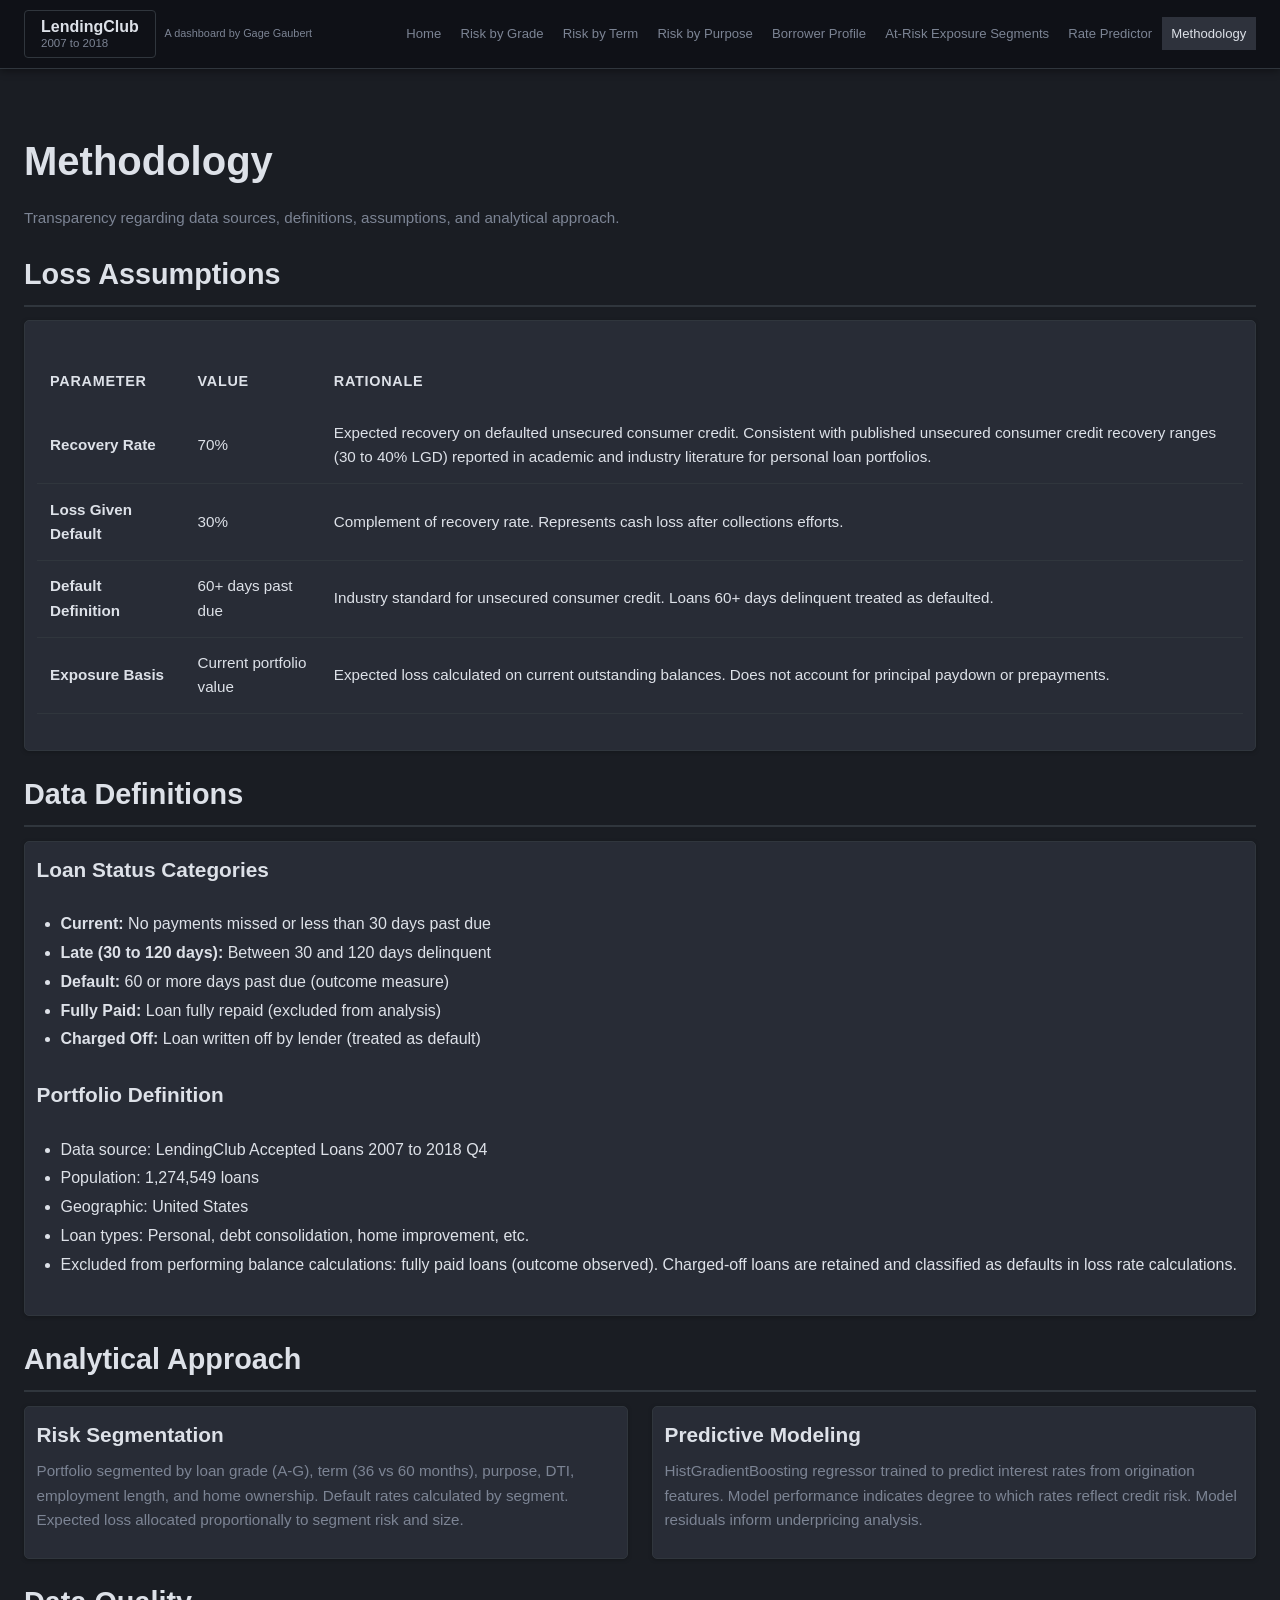
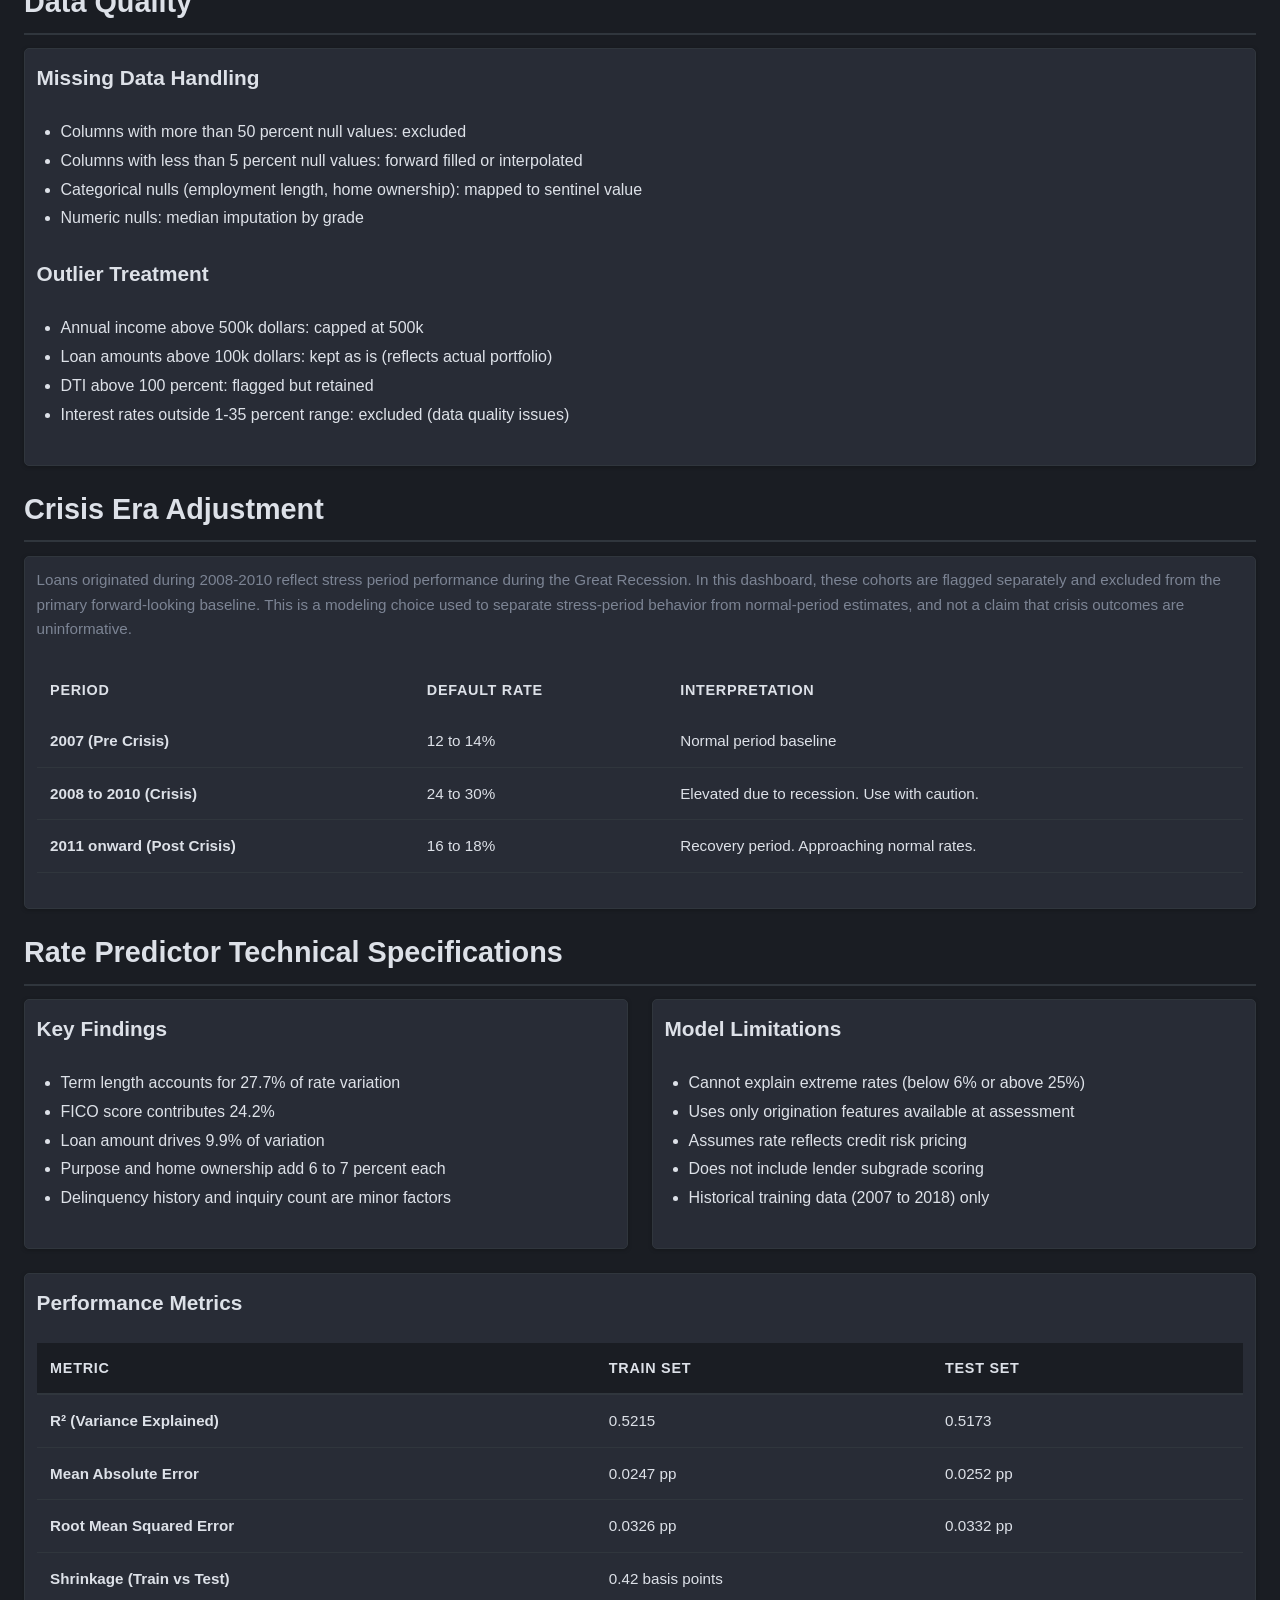
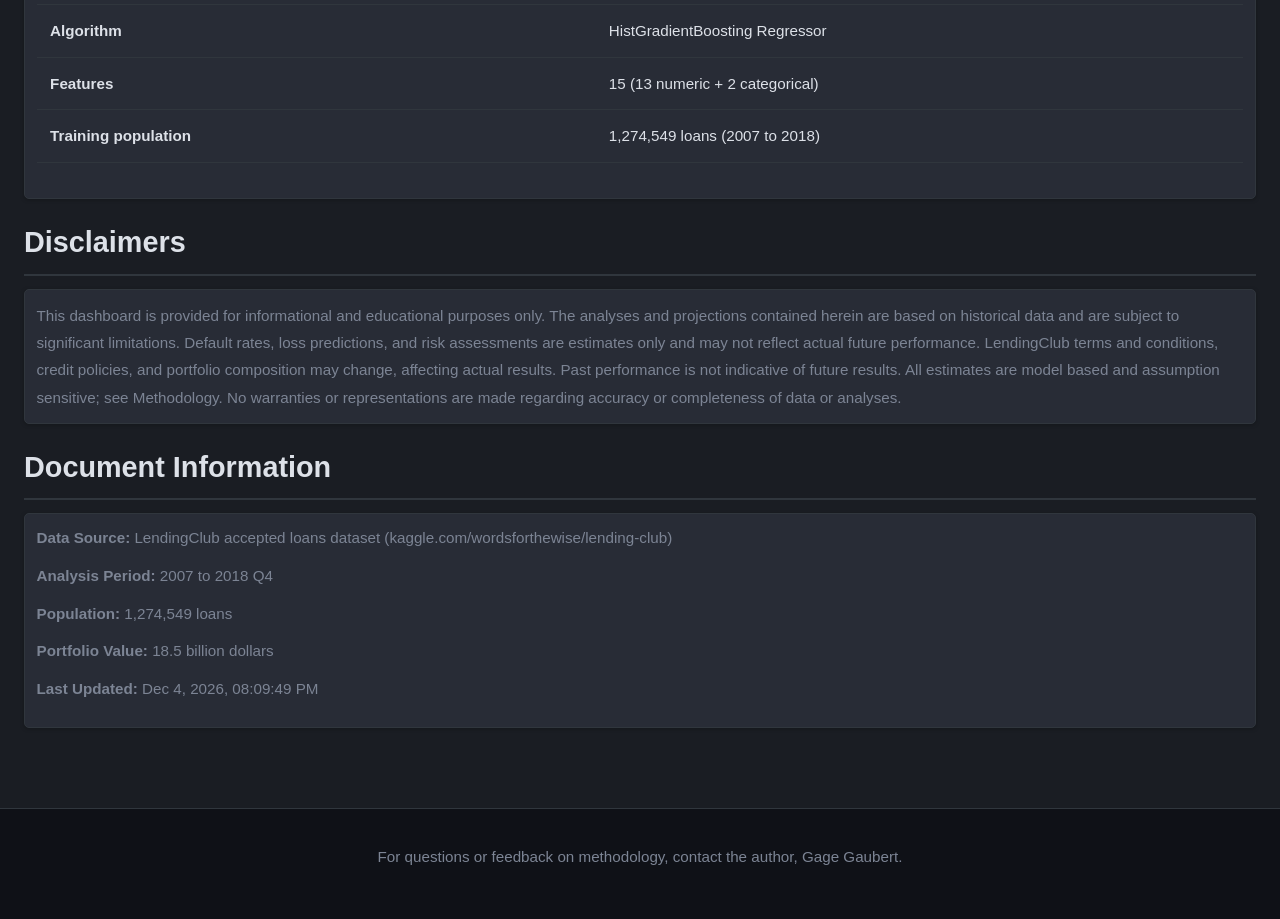
<file: dashboard/assumptions.html>
<!DOCTYPE html>
<html lang="en">
<head>
  <meta charset="UTF-8">
  <meta name="viewport" content="width=device-width, initial-scale=1.0">
  <title>Assumptions &amp; Methodology – LendingClub 2007–2018</title>
  <link rel="stylesheet" href="css/main.css">
</head>
<body>

<nav class="navbar">
  <div class="navbar-container">
    <div class="navbar-title-wrap">
      <a href="index.html" class="navbar-brand">
        <span class="brand-name">LendingClub</span>
        <small>2007 to 2018</small>
      </a>
      <span class="navbar-byline">A dashboard by Gage Gaubert</span>
    </div>
    <ul class="navbar-menu">
      <li><a href="index.html" data-page="home">Home</a></li>
      <li><a href="grade.html" data-page="grade">Risk by Grade</a></li>
      <li><a href="term.html" data-page="term">Risk by Term</a></li>
      <li><a href="purpose.html" data-page="purpose">Risk by Purpose</a></li>
      <li><a href="borrower.html" data-page="borrower">Borrower Profile</a></li>
      <li><a href="cohorts.html" data-page="cohorts">At-Risk Exposure Segments</a></li>
      <li><a href="model.html" data-page="model">Rate Predictor</a></li>
      <li><a href="assumptions.html" data-page="assumptions" class="active">Methodology</a></li>
    </ul>
    <span class="navbar-timestamp">Updated: --:--</span>
  </div>
</nav>

<main>

  <section>
    <h1>Methodology</h1>
    <p>Transparency regarding data sources, definitions, assumptions, and analytical approach.</p>
  </section>

  <!-- LOSS ASSUMPTIONS -->
  <section>
    <h2>Loss Assumptions</h2>
    <div class="card">
      <table>
        <tr>
          <th style="text-align: left;">Parameter</th>
          <th style="text-align: left;">Value</th>
          <th style="text-align: left;">Rationale</th>
        </tr>
        <tr>
          <td><strong>Recovery Rate</strong></td>
          <td>70%</td>
          <td>Expected recovery on defaulted unsecured consumer credit. Consistent with published unsecured consumer credit recovery ranges (30 to 40% LGD) reported in academic and industry literature for personal loan portfolios.</td>
        </tr>
        <tr>
          <td><strong>Loss Given Default</strong></td>
          <td>30%</td>
          <td>Complement of recovery rate. Represents cash loss after collections efforts.</td>
        </tr>
        <tr>
          <td><strong>Default Definition</strong></td>
          <td>60+ days past due</td>
          <td>Industry standard for unsecured consumer credit. Loans 60+ days delinquent treated as defaulted.</td>
        </tr>
        <tr>
          <td><strong>Exposure Basis</strong></td>
          <td>Current portfolio value</td>
          <td>Expected loss calculated on current outstanding balances. Does not account for principal paydown or prepayments.</td>
        </tr>
      </table>
    </div>
  </section>

  <!-- DATA DEFINITIONS -->
  <section>
    <h2>Data Definitions</h2>
    <div class="card">
      <h3>Loan Status Categories</h3>
      <ul style="margin: var(--gap-md) 0; padding-left: 1.5rem; line-height: 1.8;">
        <li><strong>Current:</strong> No payments missed or less than 30 days past due</li>
        <li><strong>Late (30 to 120 days):</strong> Between 30 and 120 days delinquent</li>
        <li><strong>Default:</strong> 60 or more days past due (outcome measure)</li>
        <li><strong>Fully Paid:</strong> Loan fully repaid (excluded from analysis)</li>
        <li><strong>Charged Off:</strong> Loan written off by lender (treated as default)</li>
      </ul>

      <h3>Portfolio Definition</h3>
      <ul style="margin: var(--gap-md) 0; padding-left: 1.5rem; line-height: 1.8;">
        <li>Data source: LendingClub Accepted Loans 2007 to 2018 Q4</li>
        <li>Population: 1,274,549 loans</li>
        <li>Geographic: United States</li>
        <li>Loan types: Personal, debt consolidation, home improvement, etc.</li>
        <li>Excluded from performing balance calculations: fully paid loans (outcome observed). Charged-off loans are retained and classified as defaults in loss rate calculations.</li>
      </ul>
    </div>
  </section>

  <!-- ANALYTICAL APPROACH -->
  <section>
    <h2>Analytical Approach</h2>
    <div class="grid-2">
      <div class="card">
        <h3>Risk Segmentation</h3>
        <p>Portfolio segmented by loan grade (A-G), term (36 vs 60 months), purpose, DTI, employment length, and home ownership. Default rates calculated by segment. Expected loss allocated proportionally to segment risk and size.</p>
      </div>
      <div class="card">
        <h3>Predictive Modeling</h3>
        <p>HistGradientBoosting regressor trained to predict interest rates from origination features. Model performance indicates degree to which rates reflect credit risk. Model residuals inform underpricing analysis.</p>
      </div>
    </div>
  </section>

  <!-- DATA QUALITY -->
  <section>
    <h2>Data Quality</h2>
    <div class="card">
      <h3>Missing Data Handling</h3>
      <ul style="margin: var(--gap-md) 0; padding-left: 1.5rem; line-height: 1.8;">
        <li>Columns with more than 50 percent null values: excluded</li>
        <li>Columns with less than 5 percent null values: forward filled or interpolated</li>
        <li>Categorical nulls (employment length, home ownership): mapped to sentinel value</li>
        <li>Numeric nulls: median imputation by grade</li>
      </ul>

      <h3>Outlier Treatment</h3>
      <ul style="margin: var(--gap-md) 0; padding-left: 1.5rem; line-height: 1.8;">
        <li>Annual income above 500k dollars: capped at 500k</li>
        <li>Loan amounts above 100k dollars: kept as is (reflects actual portfolio)</li>
        <li>DTI above 100 percent: flagged but retained</li>
        <li>Interest rates outside 1-35 percent range: excluded (data quality issues)</li>
      </ul>
    </div>
  </section>

  <!-- CRISIS ERA ADJUSTMENT -->
  <section>
    <h2>Crisis Era Adjustment</h2>
    <div class="card">
      <p>Loans originated during 2008-2010 reflect stress period performance during the Great Recession. In this dashboard, these cohorts are flagged separately and excluded from the primary forward-looking baseline. This is a modeling choice used to separate stress-period behavior from normal-period estimates, and not a claim that crisis outcomes are uninformative.</p>

      <table style="margin-top: var(--gap-md);">
        <tr>
          <th style="text-align: left;">Period</th>
          <th style="text-align: left;">Default Rate</th>
          <th style="text-align: left;">Interpretation</th>
        </tr>
        <tr>
          <td><strong>2007 (Pre Crisis)</strong></td>
          <td>12 to 14%</td>
          <td>Normal period baseline</td>
        </tr>
        <tr>
          <td><strong>2008 to 2010 (Crisis)</strong></td>
          <td>24 to 30%</td>
          <td>Elevated due to recession. Use with caution.</td>
        </tr>
        <tr>
          <td><strong>2011 onward (Post Crisis)</strong></td>
          <td>16 to 18%</td>
          <td>Recovery period. Approaching normal rates.</td>
        </tr>
      </table>
    </div>
  </section>

  <!-- PREDICTION MODEL SPECS -->
  <section>
    <h2>Rate Predictor Technical Specifications</h2>
    <div class="grid-2">
      <div class="card">
        <h3>Key Findings</h3>
        <ul style="margin: var(--gap-md) 0; padding-left: 1.5rem; line-height: 1.8;">
          <li>Term length accounts for 27.7% of rate variation</li>
          <li>FICO score contributes 24.2%</li>
          <li>Loan amount drives 9.9% of variation</li>
          <li>Purpose and home ownership add 6 to 7 percent each</li>
          <li>Delinquency history and inquiry count are minor factors</li>
        </ul>
      </div>
      <div class="card">
        <h3>Model Limitations</h3>
        <ul style="margin: var(--gap-md) 0; padding-left: 1.5rem; line-height: 1.8;">
          <li>Cannot explain extreme rates (below 6% or above 25%)</li>
          <li>Uses only origination features available at assessment</li>
          <li>Assumes rate reflects credit risk pricing</li>
          <li>Does not include lender subgrade scoring</li>
          <li>Historical training data (2007 to 2018) only</li>
        </ul>
      </div>
    </div>
    <div class="card" style="margin-top: var(--gap-md);">
      <h3>Performance Metrics</h3>
      <table style="margin-top: var(--gap-md);">
        <thead>
          <tr>
            <th>Metric</th>
            <th>Train Set</th>
            <th>Test Set</th>
          </tr>
        </thead>
        <tbody>
          <tr>
            <td><strong>R² (Variance Explained)</strong></td>
            <td>0.5215</td>
            <td>0.5173</td>
          </tr>
          <tr>
            <td><strong>Mean Absolute Error</strong></td>
            <td>0.0247 pp</td>
            <td>0.0252 pp</td>
          </tr>
          <tr>
            <td><strong>Root Mean Squared Error</strong></td>
            <td>0.0326 pp</td>
            <td>0.0332 pp</td>
          </tr>
          <tr>
            <td><strong>Shrinkage (Train vs Test)</strong></td>
            <td colspan="2">0.42 basis points</td>
          </tr>
          <tr>
            <td><strong>Algorithm</strong></td>
            <td colspan="2">HistGradientBoosting Regressor</td>
          </tr>
          <tr>
            <td><strong>Features</strong></td>
            <td colspan="2">15 (13 numeric + 2 categorical)</td>
          </tr>
          <tr>
            <td><strong>Training population</strong></td>
            <td colspan="2">1,274,549 loans (2007 to 2018)</td>
          </tr>
        </tbody>
      </table>
    </div>
  </section>

  <!-- DISCLAIMERS -->
  <section>
    <h2>Disclaimers</h2>
    <div class="card">
      <p style="margin: 0; line-height: 1.8;">
        This dashboard is provided for informational and educational purposes only. The analyses and projections contained herein are based on historical data and are subject to significant limitations. Default rates, loss predictions, and risk assessments are estimates only and may not reflect actual future performance. LendingClub terms and conditions, credit policies, and portfolio composition may change, affecting actual results. Past performance is not indicative of future results. All estimates are model based and assumption sensitive; see Methodology. No warranties or representations are made regarding accuracy or completeness of data or analyses.
      </p>
    </div>
  </section>

  <!-- CONTACTS -->
  <section>
    <h2>Document Information</h2>
    <div class="card">
      <p><strong>Data Source:</strong> LendingClub accepted loans dataset (kaggle.com/wordsforthewise/lending-club)</p>
      <p><strong>Analysis Period:</strong> 2007 to 2018 Q4</p>
      <p><strong>Population:</strong> 1,274,549 loans</p>
      <p><strong>Portfolio Value:</strong> 18.5 billion dollars</p>
      <p><strong>Last Updated:</strong> <span id="update-date">--</span></p>
    </div>
  </section>

</main>

<footer>
  <p>For questions or feedback on methodology, contact the author, Gage Gaubert.</p>
</footer>

<script src="js/main.js"></script>
<script>
  document.addEventListener('DOMContentLoaded', () => {
    document.getElementById('update-date').textContent = getLastUpdated();
    initPage('assumptions');
  });
</script>

</body>
</html>
</file>
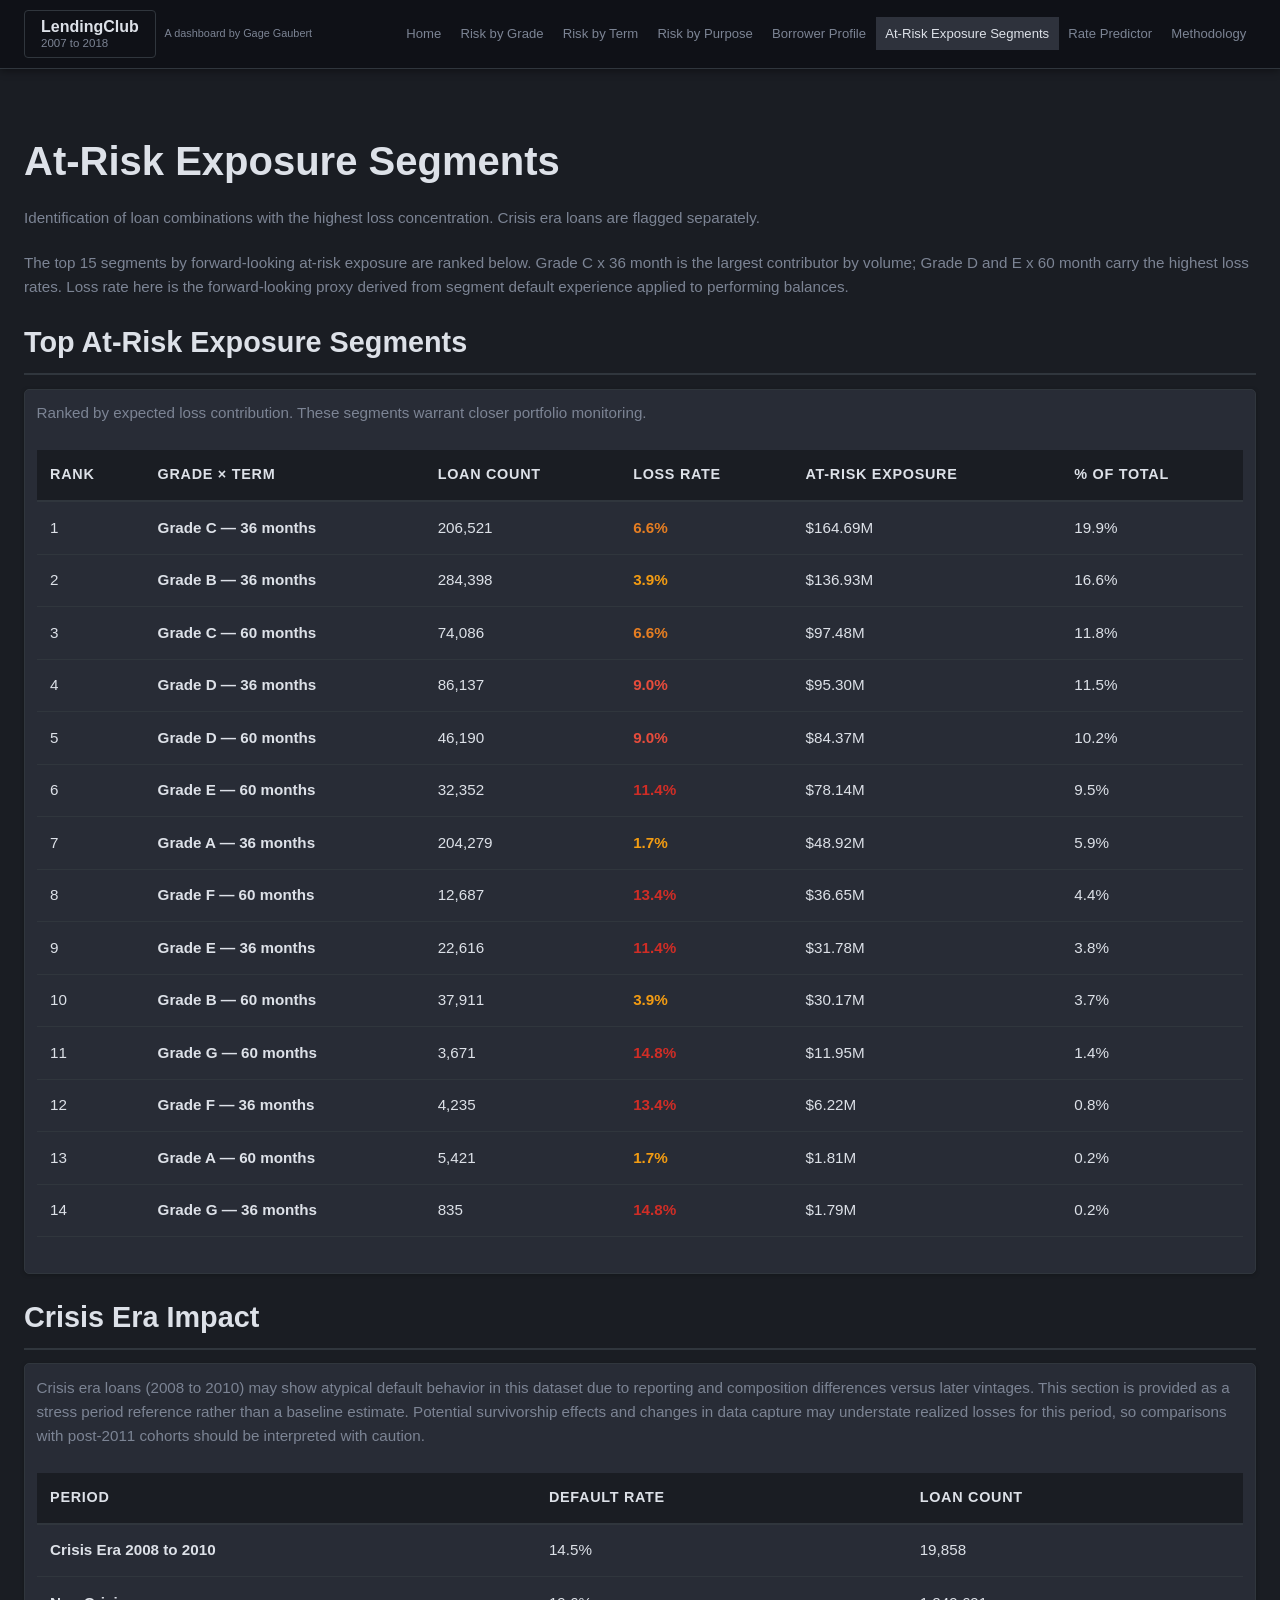
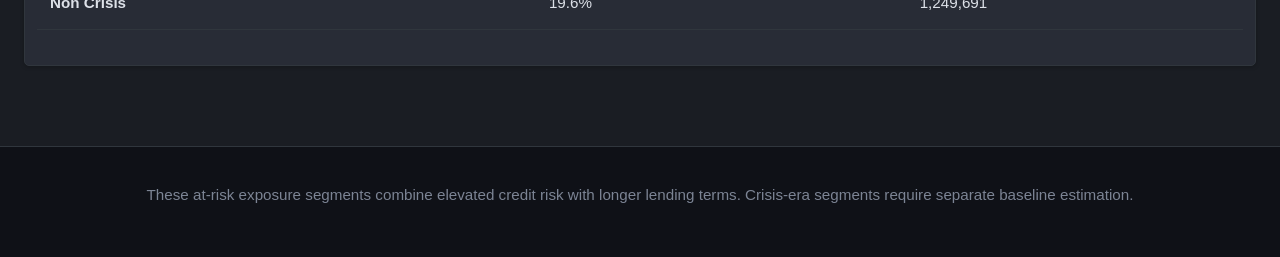
<file: dashboard/cohorts.html>
<!DOCTYPE html>
<html lang="en">
<head>
  <meta charset="UTF-8">
  <meta name="viewport" content="width=device-width, initial-scale=1.0">
  <title>At-Risk Exposure Segments – LendingClub 2007–2018</title>
  <link rel="stylesheet" href="css/main.css">
</head>
<body>

<nav class="navbar">
  <div class="navbar-container">
    <div class="navbar-title-wrap">
      <a href="index.html" class="navbar-brand">
        <span class="brand-name">LendingClub</span>
        <small>2007 to 2018</small>
      </a>
      <span class="navbar-byline">A dashboard by Gage Gaubert</span>
    </div>
    <ul class="navbar-menu">
      <li><a href="index.html" data-page="home">Home</a></li>
      <li><a href="grade.html" data-page="grade">Risk by Grade</a></li>
      <li><a href="term.html" data-page="term">Risk by Term</a></li>
      <li><a href="purpose.html" data-page="purpose">Risk by Purpose</a></li>
      <li><a href="borrower.html" data-page="borrower">Borrower Profile</a></li>
      <li><a href="cohorts.html" data-page="cohorts" class="active">At-Risk Exposure Segments</a></li>
      <li><a href="model.html" data-page="model">Rate Predictor</a></li>
      <li><a href="assumptions.html" data-page="assumptions">Methodology</a></li>
    </ul>
    <span class="navbar-timestamp">Updated: --:--</span>
  </div>
</nav>

<main>

  <section>
    <h1>At-Risk Exposure Segments</h1>
    <p>Identification of loan combinations with the highest loss concentration. Crisis era loans are flagged separately.</p>
  </section>

  <section>
    <p>The top 15 segments by forward-looking at-risk exposure are ranked below. Grade C x 36 month is the largest contributor by volume; Grade D and E x 60 month carry the highest loss rates. Loss rate here is the forward-looking proxy derived from segment default experience applied to performing balances.</p>
  </section>

  <section>
    <h2>Top At-Risk Exposure Segments</h2>
    <div class="card">
      <p>Ranked by expected loss contribution. These segments warrant closer portfolio monitoring.</p>
      <table>
        <thead>
          <tr>
            <th>Rank</th>
            <th>Grade × Term</th>
            <th>Loan Count</th>
            <th>Loss Rate</th>
            <th>At-Risk Exposure</th>
            <th>% of Total</th>
          </tr>
        </thead>
        <tbody id="cohorts-table"></tbody>
      </table>
    </div>
  </section>

  <section>
    <h2>Crisis Era Impact</h2>
    <div class="card">
      <p>Crisis era loans (2008 to 2010) may show atypical default behavior in this dataset due to reporting and composition differences versus later vintages. This section is provided as a stress period reference rather than a baseline estimate. Potential survivorship effects and changes in data capture may understate realized losses for this period, so comparisons with post-2011 cohorts should be interpreted with caution.</p>
      <table>
        <thead>
          <tr>
            <th>Period</th>
            <th>Default Rate</th>
            <th>Loan Count</th>
          </tr>
        </thead>
        <tbody id="crisis-table"></tbody>
      </table>
    </div>
  </section>

</main>

<footer>
  <p>These at-risk exposure segments combine elevated credit risk with longer lending terms. Crisis-era segments require separate baseline estimation.</p>
</footer>

<script src="js/main.js"></script>
<script>

async function loadCohortsData() {
  initPage('cohorts');

  const cohorts = await loadCSV('data/at_risk_cohorts.csv');
  if (!cohorts || cohorts.length === 0) return;

  // Parse numeric fields
  cohorts.forEach(c => {
    c.loan_count     = parseInt(c.loan_count);
    c.at_risk_exposure = parseFloat(c.at_risk_exposure);
    c.loss_rate      = parseFloat(c.loss_rate);
  });

  // Sort by at-risk exposure descending
  cohorts.sort((a, b) => b.at_risk_exposure - a.at_risk_exposure);

  const totalExposure = cohorts.reduce((s, c) => s + c.at_risk_exposure, 0);

  // Top 15 table
  const table = document.getElementById('cohorts-table');
  cohorts.slice(0, 15).forEach((c, idx) => {
    const tr = document.createElement('tr');
    const rate = c.loss_rate * 100;
    const color = rate <= 5 ? '#f39c12' : rate <= 8 ? '#e67e22' : rate <= 11 ? '#e74c3c' : '#d02d26';
    const pctTotal = (c.at_risk_exposure / totalExposure * 100).toFixed(1);
    tr.innerHTML = `
      <td>${idx + 1}</td>
      <td><strong>Grade ${c.grade} \u2014 ${c.term}</strong></td>
      <td>${formatNumber(c.loan_count)}</td>
      <td style="color: ${color}; font-weight: 600;">${formatPercent(c.loss_rate, 1)}</td>
      <td>${formatCurrency(c.at_risk_exposure)}</td>
      <td>${pctTotal}%</td>
    `;
    table.appendChild(tr);
  });

  // Crisis table — load from crisis_crosstab.csv
  const crisisRaw = await loadCSV('data/crisis_crosstab.csv');
  if (crisisRaw && crisisRaw.length > 0) {
    const crisisTable = document.getElementById('crisis-table');
    const crisisRows = [
      { period: 'Crisis Era 2008 to 2010',
        count: crisisRaw.reduce((s,r) => s + parseInt(r.loan_count) * (r.crisis_period==1?1:0), 0),
        rate:  crisisRaw.filter(r=>r.crisis_period==1).reduce((s,r)=>s+parseInt(r.default_count),0) /
               crisisRaw.filter(r=>r.crisis_period==1).reduce((s,r)=>s+parseInt(r.loan_count),0) },
      { period: 'Non Crisis',
        count: crisisRaw.reduce((s,r) => s + parseInt(r.loan_count) * (r.crisis_period==0?1:0), 0),
        rate:  crisisRaw.filter(r=>r.crisis_period==0).reduce((s,r)=>s+parseInt(r.default_count),0) /
               crisisRaw.filter(r=>r.crisis_period==0).reduce((s,r)=>s+parseInt(r.loan_count),0) }
    ];
    crisisRows.forEach(row => {
      const tr = document.createElement('tr');
      tr.innerHTML = `
        <td><strong>${row.period}</strong></td>
        <td>${Number.isFinite(row.rate) ? formatPercent(row.rate, 1) : 'N/A'}</td>
        <td>${formatNumber(row.count)}</td>
      `;
      crisisTable.appendChild(tr);
    });
  } else {
    const crisisTable = document.getElementById('crisis-table');
    const tr = document.createElement('tr');
    tr.innerHTML = '<td><strong>Data unavailable</strong></td><td>N/A</td><td>N/A</td>';
    crisisTable.appendChild(tr);
  }
}

document.addEventListener('DOMContentLoaded', loadCohortsData);

</script>

</body>
</html>
</file>
<file: dashboard/css/main.css>
/* ============================================================
   LENDINGCLUB 2007-2018 ANALYSIS AND MODELING — DARK MODE
   Color scheme: Dark monochrome structure, yellow-orange-red-purple risk spectrum
   No frameworks. CSS Grid + Flexbox only.
   ============================================================ */

:root {
  /* Structural Colors — Dark Mode */
  --bg-primary: #1a1d23;
  --bg-secondary: #22252d;
  --bg-card: #282c36;
  --bg-dark: #0f1117;
  --text-primary: #dde1e8;
  --text-secondary: #7c8494;
  --border-light: #30363d;

  /* Risk Spectrum */
  --risk-a: #f1c40f;
  --risk-b: #f39c12;
  --risk-c: #e67e22;
  --risk-d: #e74c3c;
  --risk-e: #e63946;
  --risk-f: #d02d26;
  --risk-g: #8e44ad;

  /* Accents */
  --accent-blue: #58a6ff;
  --accent-green: #3fb950;
  --accent-red: #f85149;
  --accent-purple: #bc8cff;

  /* Spacing */
  --gap-xs: 0.5rem;
  --gap-sm: 0.85rem;
  --gap-md: 1.5rem;
  --gap-lg: 2.25rem;
}

* {
  margin: 0;
  padding: 0;
  box-sizing: border-box;
}

html, body {
  font-family: -apple-system, BlinkMacSystemFont, 'Segoe UI', 'Open Sans', sans-serif;
  background: var(--bg-primary);
  background-attachment: fixed;
  color: var(--text-primary);
  line-height: 1.6;
}

/* ============================================================
   TYPOGRAPHY
   ============================================================ */

h1 {
  font-size: 2.5rem;
  font-weight: 600;
  margin-bottom: var(--gap-sm);
}

h2 {
  font-size: 1.8rem;
  font-weight: 600;
  margin-bottom: var(--gap-sm);
  border-bottom: 2px solid var(--border-light);
  padding-bottom: var(--gap-xs);
}

h3 {
  font-size: 1.3rem;
  font-weight: 600;
  margin-bottom: var(--gap-xs);
}

p {
  margin-bottom: var(--gap-sm);
  color: var(--text-secondary);
  font-size: 0.95rem;
}

/* ============================================================
   NAVBAR
   ============================================================ */

nav.navbar {
  position: sticky;
  top: 0;
  z-index: 100;
  background-color: var(--bg-dark);
  border-bottom: 1px solid var(--border-light);
  box-shadow: 0 2px 8px rgba(0, 0, 0, 0.4);
}

.navbar-container {
  max-width: 1400px;
  margin: 0 auto;
  display: flex;
  justify-content: space-between;
  align-items: center;
  padding: 0.625rem var(--gap-md);
  flex-wrap: nowrap;
}

.navbar-brand {
  display: inline-flex;
  flex-direction: column;
  align-items: flex-start;
  text-decoration: none;
  border: 1px solid var(--border-light);
  border-radius: 4px;
  padding: 0.35rem 1rem;
  line-height: 1.2;
  white-space: nowrap;
  flex-shrink: 0;
}

.navbar-brand span.brand-name {
  font-size: 1rem;
  font-weight: 700;
  color: var(--text-primary);
  white-space: nowrap;
}

.navbar-brand small {
  display: block;
  font-size: 0.72rem;
  font-weight: 400;
  color: var(--text-secondary);
  margin-top: 0.1rem;
}

.navbar-title-wrap {
  display: flex;
  align-items: center;
  gap: 0.55rem;
  flex-shrink: 0;
}

.navbar-byline {
  font-size: 0.68rem;
  color: var(--text-secondary);
  white-space: nowrap;
}

.navbar-menu {
  display: flex;
  list-style: none;
  gap: 0;
  flex-shrink: 1;
  flex-wrap: nowrap;
}

.navbar-menu a {
  text-decoration: none;
  color: var(--text-secondary);
  font-size: 0.82rem;
  font-weight: 500;
  transition: color 0.15s ease, background-color 0.15s ease;
  padding: 0.375rem 0.6rem;
  border-radius: 0;
  white-space: nowrap;
  display: block;
}

.navbar-menu a:hover,
.navbar-menu a.active {
  color: var(--text-primary);
  background-color: #2e323c;
}

.navbar-timestamp {
  display: none;
}

/* ============================================================
   MAIN CONTAINER
   ============================================================ */

main {
  max-width: 1400px;
  margin: var(--gap-lg) auto;
  padding: var(--gap-md);
}

/* ============================================================
   CARDS & SECTIONS
   ============================================================ */

.card {
  background-color: var(--bg-card);
  border: 1px solid var(--border-light);
  border-radius: 5px;
  padding: 0.72rem;
  box-shadow: 0 1px 4px rgba(0, 0, 0, 0.24);
  transition: box-shadow 0.2s ease;
}

.card:hover {
  box-shadow: 0 2px 8px rgba(0, 0, 0, 0.3);
}

section {
  margin-bottom: 1.25rem;
}

/* ============================================================
   KPI CARDS
   ============================================================ */

.kpi-grid {
  display: grid;
  grid-template-columns: repeat(auto-fit, minmax(150px, 1fr));
  gap: 0.65rem;
  margin-bottom: 1rem;
}

.kpi-card {
  background-color: var(--bg-card);
  border: 1px solid var(--border-light);
  border-radius: 5px;
  padding: 0.65rem 0.6rem;
  text-align: center;
  box-shadow: 0 1px 4px rgba(0, 0, 0, 0.24);
}

/* Risk-colored left borders removed per design feedback — values use inline color instead */

.kpi-label {
  font-size: 0.74rem;
  color: var(--text-secondary);
  text-transform: uppercase;
  letter-spacing: 0.05em;
  margin-bottom: var(--gap-xs);
}

.kpi-value {
  font-size: 1.32rem;
  font-weight: 700;
  color: var(--text-primary);
}

.kpi-subtext {
  font-size: 0.72rem;
  color: var(--text-secondary);
  margin-top: var(--gap-xs);
}

/* ============================================================
   RISK BADGE
   ============================================================ */

.risk-badge {
  display: inline-block;
  padding: 0.5rem 1rem;
  border-radius: 4px;
  font-size: 0.85rem;
  font-weight: 600;
  text-transform: uppercase;
  letter-spacing: 0.05em;
}

.risk-badge.low {
  background-color: rgba(63, 185, 80, 0.15);
  color: #3fb950;
}

.risk-badge.moderate {
  background-color: rgba(255, 255, 255, 0.08);
  color: var(--text-primary);
}

.risk-badge.elevated {
  background-color: rgba(231, 76, 60, 0.15);
  color: #e74c3c;
}

.risk-badge.high {
  background-color: rgba(142, 68, 173, 0.15);
  color: #8e44ad;
}

/* ============================================================
   NARRATIVE BOX
   ============================================================ */

.narrative-box {
  background-color: #1e2128;
  padding: var(--gap-md);
  border-radius: 4px;
  margin: var(--gap-md) 0;
  font-size: 0.95rem;
  line-height: 1.7;
  color: var(--text-secondary);
}

.narrative-box strong {
  color: var(--text-primary);
}

/* ============================================================
   CHARTS & VISUALIZATIONS
   ============================================================ */

.chart-container {
  position: relative;
  height: 300px;
  margin: var(--gap-sm) 0;
}

.chart-container.tall {
  height: 370px;
}

.chart-container.short {
  height: 200px;
}

/* ============================================================
   GRADE CARDS ROW (single-line compact strip)
   ============================================================ */

.grade-cards-row {
  display: grid;
  grid-template-columns: repeat(7, 1fr);
  gap: 0.5rem;
}

.grade-card-compact {
  background-color: var(--bg-card);
  border: 1px solid var(--border-light);
  border-radius: 6px;
  padding: 0.75rem;
  box-shadow: 0 1px 4px rgba(0,0,0,0.3);
  text-align: center;
}

.grade-card-compact .gc-circle {
  width: 40px;
  height: 40px;
  border-radius: 50%;
  display: flex;
  align-items: center;
  justify-content: center;
  margin: 0 auto 0.5rem;
  font-size: 1.25rem;
  font-weight: 700;
  color: white;
}

.grade-card-compact .gc-rate {
  font-size: 1.4rem;
  font-weight: 700;
  margin-bottom: 0.35rem;
  line-height: 1;
}

.grade-card-compact .gc-stats {
  font-size: 0.73rem;
  color: var(--text-secondary);
  line-height: 1.6;
}

/* ============================================================
   TABLES
   ============================================================ */

table {
  width: 100%;
  border-collapse: collapse;
  margin: var(--gap-md) 0;
}

thead {
  background-color: #1a1d23;
  border-bottom: 2px solid var(--border-light);
}

th {
  padding: var(--gap-sm);
  text-align: left;
  font-weight: 600;
  color: var(--text-primary);
  font-size: 0.9rem;
  text-transform: uppercase;
  letter-spacing: 0.05em;
}

td {
  padding: var(--gap-sm);
  border-bottom: 1px solid var(--border-light);
  font-size: 0.95rem;
}

tr:hover {
  background-color: #1e2230;
}

/* ============================================================
   GRID LAYOUTS
   ============================================================ */

.grid-2 {
  display: grid;
  grid-template-columns: 1fr 1fr;
  gap: var(--gap-md);
}

.grid-3 {
  display: grid;
  grid-template-columns: repeat(3, 1fr);
  gap: var(--gap-md);
}

.grid-auto {
  display: grid;
  grid-template-columns: repeat(auto-fit, minmax(300px, 1fr));
  gap: var(--gap-md);
}

.predictor-button-row {
  display: flex;
  gap: 0.5rem;
}

.predictor-button {
  padding: 0.4rem 0.8rem;
  border: 1px solid var(--border-light);
  background: transparent;
  color: var(--text-secondary);
  border-radius: 4px;
  cursor: pointer;
}

.predictor-button.active {
  border-color: var(--accent-blue);
  background: rgba(52, 152, 219, 0.2);
  color: var(--text-primary);
}

.scenario-builder {
  display: grid;
  gap: var(--gap-md);
}

.scenario-top-row {
  display: flex;
  justify-content: space-between;
  align-items: center;
  gap: var(--gap-md);
  flex-wrap: wrap;
}

.scenario-term-group {
  display: grid;
  gap: 0.35rem;
}

.scenario-term-group label {
  font-size: 0.8rem;
  color: var(--text-secondary);
}

.vertical-slider-grid {
  display: grid;
  grid-template-columns: repeat(10, minmax(72px, 1fr));
  gap: 0.75rem;
  align-items: end;
  overflow-x: auto;
  padding-bottom: 0.25rem;
}

.vertical-control {
  min-width: 72px;
  text-align: center;
}

.vertical-value {
  font-size: 0.78rem;
  color: var(--text-primary);
  margin-bottom: 0.5rem;
  min-height: 2.2rem;
  display: flex;
  align-items: center;
  justify-content: center;
  line-height: 1.2;
}

.vertical-slider-shell {
  height: 170px;
  display: flex;
  align-items: center;
  justify-content: center;
}

.vertical-slider-shell input[type="range"] {
  width: 150px;
  transform: rotate(-90deg);
  accent-color: var(--accent-blue);
}

.vertical-label {
  margin-top: 0.6rem;
  font-size: 0.76rem;
  color: var(--text-secondary);
  line-height: 1.25;
}

.scenario-stats {
  display: grid;
  grid-template-columns: repeat(3, minmax(0, 1fr));
  gap: var(--gap-md);
}

.scenario-stat {
  background-color: #1e2128;
  border: 1px solid var(--border-light);
  border-radius: 6px;
  padding: 0.85rem;
}

.scenario-stat-label {
  font-size: 0.75rem;
  color: var(--text-secondary);
  text-transform: uppercase;
  letter-spacing: 0.05em;
  margin-bottom: 0.35rem;
}

.scenario-stat-value {
  font-size: 1.35rem;
  color: var(--text-primary);
  font-weight: 700;
}

.scenario-output-wrap {
  display: flex;
  justify-content: center;
}

.scenario-output-box {
  min-width: 260px;
  max-width: 340px;
  background-color: #1e2128;
  border: 1px solid var(--border-light);
  border-radius: 8px;
  padding: 0.9rem 1rem;
  text-align: center;
  box-shadow: 0 1px 4px rgba(0,0,0,0.28);
}

.scenario-output-title {
  font-size: 0.74rem;
  color: var(--text-secondary);
  text-transform: uppercase;
  letter-spacing: 0.05em;
  margin-bottom: 0.35rem;
}

.scenario-output-range {
  font-size: 1.35rem;
  font-weight: 700;
  color: var(--text-primary);
  line-height: 1.2;
}

.scenario-output-note {
  font-size: 0.8rem;
  color: var(--text-secondary);
  margin-top: 0.35rem;
}

.range-meter-labels {
  display: flex;
  justify-content: space-between;
  font-size: 0.72rem;
  color: var(--text-secondary);
  margin-top: 0.35rem;
}

.range-meter {
  position: relative;
  height: 54px;
  border-radius: 999px;
  background: #1e2128;
  border: 1px solid var(--border-light);
  overflow: hidden;
}

.range-meter-fill {
  position: absolute;
  top: 50%;
  transform: translateY(-50%);
  height: 14px;
  border-radius: 999px;
  background: rgba(52, 152, 219, 0.2);
  border: 1px solid rgba(52, 152, 219, 0.45);
}

.range-meter-point {
  position: absolute;
  top: 50%;
  transform: translate(-50%, -50%);
  width: 16px;
  height: 16px;
  border-radius: 50%;
  background: #3498db;
  border: 2px solid #dfe6f0;
}

.range-meter-zones {
  display: grid;
  grid-template-columns: repeat(4, 1fr);
  gap: 0.5rem;
  margin-top: 0.5rem;
  font-size: 0.72rem;
  color: var(--text-secondary);
}

/* ============================================================
   PROGRESS BARS
   ============================================================ */

.progress-bar {
  height: 8px;
  background-color: var(--border-light);
  border-radius: 4px;
  overflow: hidden;
  margin-top: var(--gap-xs);
}

.progress-fill {
  height: 100%;
  background: linear-gradient(to right, var(--risk-a), var(--risk-b), var(--risk-d), var(--risk-g));
  border-radius: 4px;
  transition: width 0.3s ease;
}

/* ============================================================
   RESPONSIVE DESIGN
   ============================================================ */

@media (max-width: 1024px) {
  .grid-2,
  .grid-3 {
    grid-template-columns: 1fr;
  }

  .scenario-stats {
    grid-template-columns: 1fr;
  }

  .vertical-slider-grid {
    grid-template-columns: repeat(5, minmax(72px, 1fr));
  }

  h1 {
    font-size: 2rem;
  }

  h2 {
    font-size: 1.5rem;
  }

  .navbar-menu {
    gap: var(--gap-sm);
  }

  .navbar-menu a {
    font-size: 0.85rem;
    padding: var(--gap-xs) 0.5rem;
  }
}

@media (max-width: 768px) {
  main {
    padding: var(--gap-sm);
  }

  .kpi-grid {
    grid-template-columns: repeat(2, 1fr);
  }

  .navbar-container {
    padding: var(--gap-sm);
  }

  .navbar-menu {
    flex-direction: column;
    gap: var(--gap-xs);
    font-size: 0.85rem;
  }

  h1 {
    font-size: 1.5rem;
  }

  h2 {
    font-size: 1.2rem;
  }

  .navbar-byline {
    display: none;
  }

  .vertical-slider-grid {
    grid-template-columns: repeat(3, minmax(72px, 1fr));
  }
}

/* ============================================================
   UTILITY CLASSES
   ============================================================ */

.text-center {
  text-align: center;
}

.text-right {
  text-align: right;
}

.text-muted {
  color: var(--text-secondary);
}

.mt-1 { margin-top: var(--gap-xs); }
.mt-2 { margin-top: var(--gap-sm); }
.mt-3 { margin-top: var(--gap-md); }

.mb-1 { margin-bottom: var(--gap-xs); }
.mb-2 { margin-bottom: var(--gap-sm); }
.mb-3 { margin-bottom: var(--gap-md); }

.p-1 { padding: var(--gap-xs); }
.p-2 { padding: var(--gap-sm); }
.p-3 { padding: var(--gap-md); }

.invisible {
  display: none;
}

.highlight {
  background-color: #fffacd;
  padding: 2px 4px;
  border-radius: 2px;
}

/* ============================================================
   FOOTER
   ============================================================ */

footer {
  background-color: var(--bg-dark);
  color: #6e7681;
  padding: var(--gap-lg) var(--gap-md);
  text-align: center;
  margin-top: var(--gap-lg);
  font-size: 0.85rem;
  border-top: 1px solid var(--border-light);
}

footer a {
  color: #ecf0f1;
  text-decoration: none;
}

footer a:hover {
  text-decoration: underline;
}
</file>
